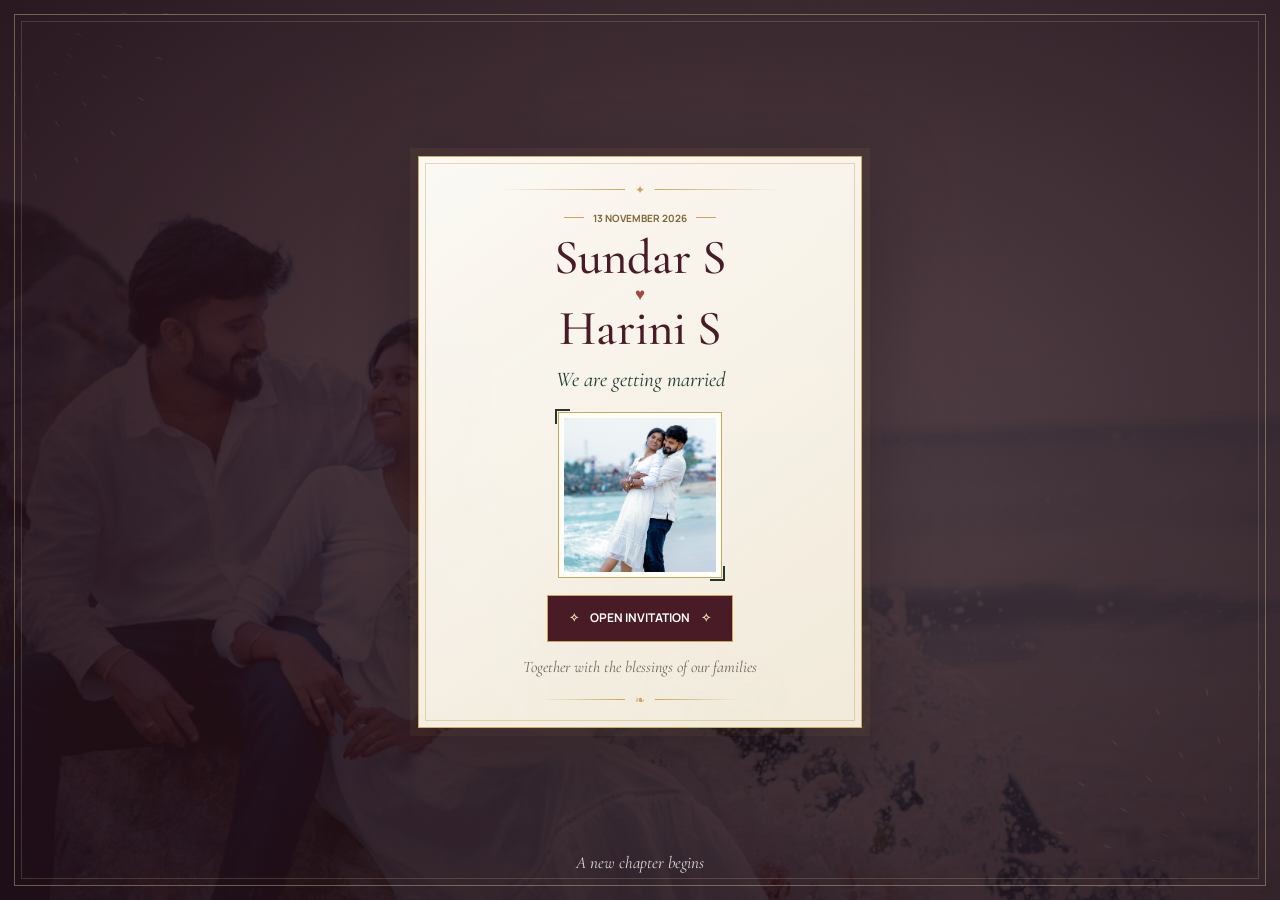
<file: index.html>
<!doctype html>
<html lang="en">
<head>
  <meta charset="utf-8">
  <meta name="viewport" content="width=device-width, initial-scale=1">
  <meta name="theme-color" content="#481b26">
  <meta name="description" content="A joyful wedding invitation. Join us as we begin our next chapter together.">
  <meta property="og:type" content="website">
  <meta property="og:title" content="Wedding Invitation">
  <meta property="og:description" content="Join us as we begin our next chapter together.">
  <meta property="og:image" content="assets/images/couple.jpg">
  <meta property="og:url" content="">
  <title>Wedding Invitation</title>
  <link rel="icon" href="data:image/svg+xml,%3Csvg xmlns='http://www.w3.org/2000/svg' viewBox='0 0 64 64'%3E%3Crect width='64' height='64' rx='32' fill='%23481b26'/%3E%3Ctext x='32' y='43' text-anchor='middle' font-size='36' fill='%23dfc27a'%3E%E2%99%A5%3C/text%3E%3C/svg%3E">
  <link rel="preconnect" href="https://fonts.googleapis.com">
  <link rel="preconnect" href="https://fonts.gstatic.com" crossorigin>
  <link href="https://fonts.googleapis.com/css2?family=Cormorant+Garamond:wght@400;500;600&family=Manrope:wght@400;500;600;700&display=swap" rel="stylesheet">
  <link rel="stylesheet" href="css/style.css">
  <script src="js/config.js" defer></script>
  <script src="js/script.js" defer></script>
</head>
<body class="opening-page">
  <main class="opening-scene">
    <div class="scene-image" aria-hidden="true"></div>
    <div class="scene-vignette" aria-hidden="true"></div>
    <div class="falling-stars" aria-hidden="true"><i></i><i></i><i></i><i></i><i></i><i></i><i></i><i></i><i></i><i></i><i></i><i></i></div>
    <div class="mandala mandala-one" aria-hidden="true"></div>
    <div class="mandala mandala-two" aria-hidden="true"></div>

    <article class="opening-card">
      <div class="card-rule"><span></span><b aria-hidden="true">✦</b><span></span></div>
      <p class="opening-date" data-copy="openingDate"></p>
      <div class="name-lockup">
        <h1 data-config="groomName"></h1>
        <span class="heart-divider" aria-label="and">♥</span>
        <p class="second-name" data-config="brideName"></p>
      </div>
      <p class="opening-subtitle" data-copy="gettingMarried"></p>
      <figure class="opening-photo-wrap">
        <img class="opening-photo" data-image="coupleImage" alt="" fetchpriority="high">
        <span class="photo-corner photo-corner-top" aria-hidden="true"></span>
        <span class="photo-corner photo-corner-bottom" aria-hidden="true"></span>
      </figure>
      <a class="open-button" data-href="invitationPage" href="invitation.html">
        <span aria-hidden="true">✧</span>
        <span data-copy="openInvitation"></span>
        <span aria-hidden="true">✧</span>
      </a>
      <p class="opening-footer" data-copy="familyBlessing"></p>
      <div class="card-rule card-rule-bottom"><span></span><b aria-hidden="true">❧</b><span></span></div>
    </article>
    <p class="scene-caption" data-copy="sceneCaption"></p>
  </main>
</body>
</html>
</file>
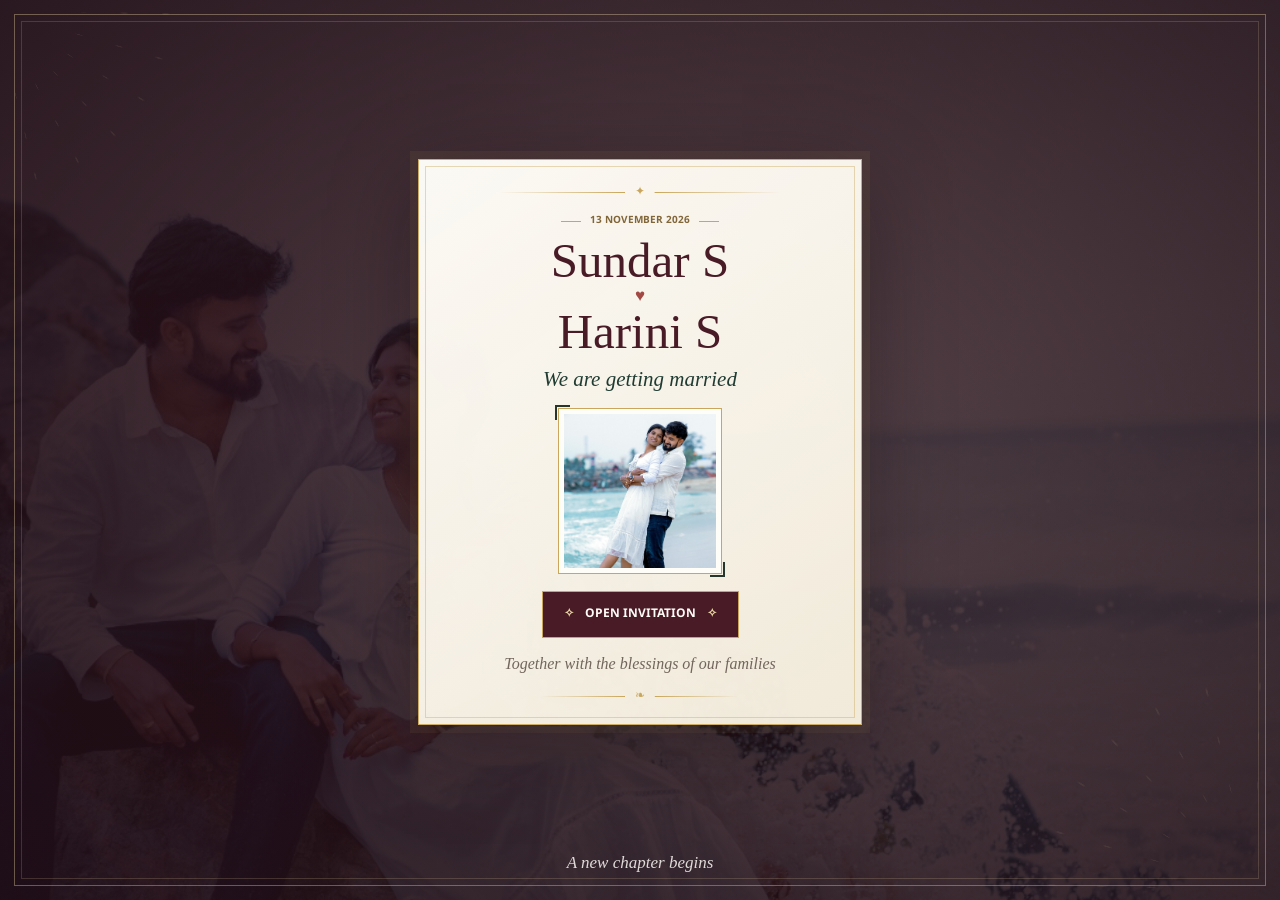
<file: tamil/index.html>
<!doctype html>
<html lang="en">
<head>
  <meta charset="utf-8">
  <meta name="viewport" content="width=device-width, initial-scale=1">
  <meta name="theme-color" content="#481b26">
  <meta name="description" content="எங்கள் திருமண விழாவில் கலந்து கொண்டு எங்களை வாழ்த்துங்கள்.">
  <meta property="og:type" content="website">
  <meta property="og:title" content="திருமண அழைப்பிதழ்">
  <meta property="og:description" content="எங்கள் திருமண விழாவில் கலந்து கொண்டு எங்களை வாழ்த்துங்கள்.">
  <meta property="og:image" content="assets/images/couple.jpg">
  <meta property="og:url" content="">
  <title>திருமண அழைப்பிதழ்</title>
  <link rel="icon" href="data:image/svg+xml,%3Csvg xmlns='http://www.w3.org/2000/svg' viewBox='0 0 64 64'%3E%3Crect width='64' height='64' rx='32' fill='%23481b26'/%3E%3Ctext x='32' y='43' text-anchor='middle' font-size='36' fill='%23dfc27a'%3E%E2%99%A5%3C/text%3E%3C/svg%3E">
  <link rel="preconnect" href="https://fonts.googleapis.com">
  <link rel="preconnect" href="https://fonts.gstatic.com" crossorigin>
  <link href="https://fonts.googleapis.com/css2?family=Noto+Sans+Tamil:wght@400;500;600;700&family=Noto+Serif+Tamil:wght@400;500;600&display=swap" rel="stylesheet">
  <link rel="stylesheet" href="css/style.css">
  <script src="js/config.js" defer></script>
  <script src="js/script.js" defer></script>
</head>
<body class="opening-page tamil-site">
  <main class="opening-scene">
    <div class="scene-image" aria-hidden="true"></div>
    <div class="scene-vignette" aria-hidden="true"></div>
    <div class="falling-stars" aria-hidden="true"><i></i><i></i><i></i><i></i><i></i><i></i><i></i><i></i><i></i><i></i><i></i><i></i></div>
    <div class="mandala mandala-one" aria-hidden="true"></div>
    <div class="mandala mandala-two" aria-hidden="true"></div>

    <article class="opening-card">
      <div class="card-rule"><span></span><b aria-hidden="true">✦</b><span></span></div>
      <p class="opening-date" data-copy="openingDate"></p>
      <div class="name-lockup">
        <h1 data-config="groomNameEnglish"></h1>
        <span class="heart-divider" aria-label="and">♥</span>
        <p class="second-name" data-config="brideNameEnglish"></p>
      </div>
      <p class="opening-subtitle" data-copy="gettingMarried"></p>
      <figure class="opening-photo-wrap">
        <img class="opening-photo" data-image="coupleImage" alt="" fetchpriority="high">
        <span class="photo-corner photo-corner-top" aria-hidden="true"></span>
        <span class="photo-corner photo-corner-bottom" aria-hidden="true"></span>
      </figure>
      <a class="open-button" data-href="invitationPage" href="invitation.html">
        <span aria-hidden="true">✧</span>
        <span data-copy="openInvitation"></span>
        <span aria-hidden="true">✧</span>
      </a>
      <p class="opening-footer" data-copy="familyBlessing"></p>
      <div class="card-rule card-rule-bottom"><span></span><b aria-hidden="true">❧</b><span></span></div>
    </article>
    <p class="scene-caption" data-copy="sceneCaption"></p>
  </main>
</body>
</html>
</file>
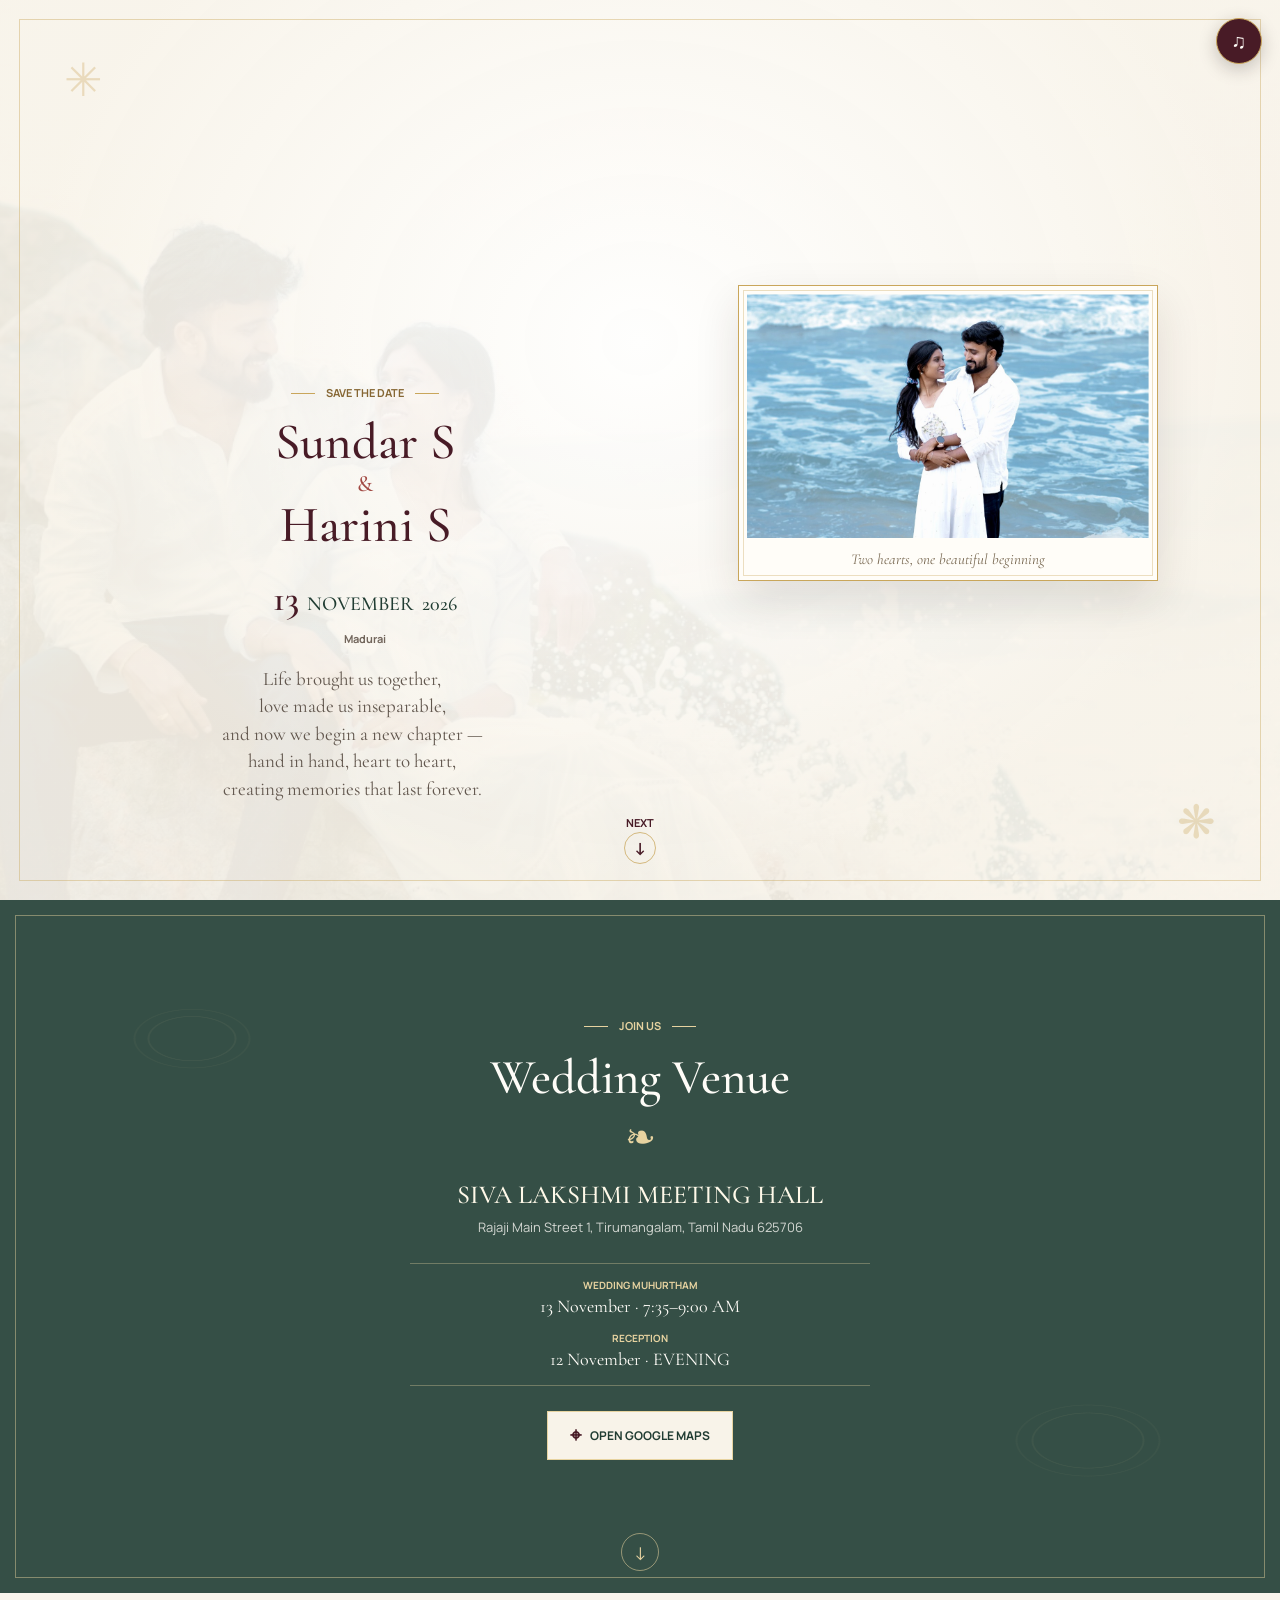
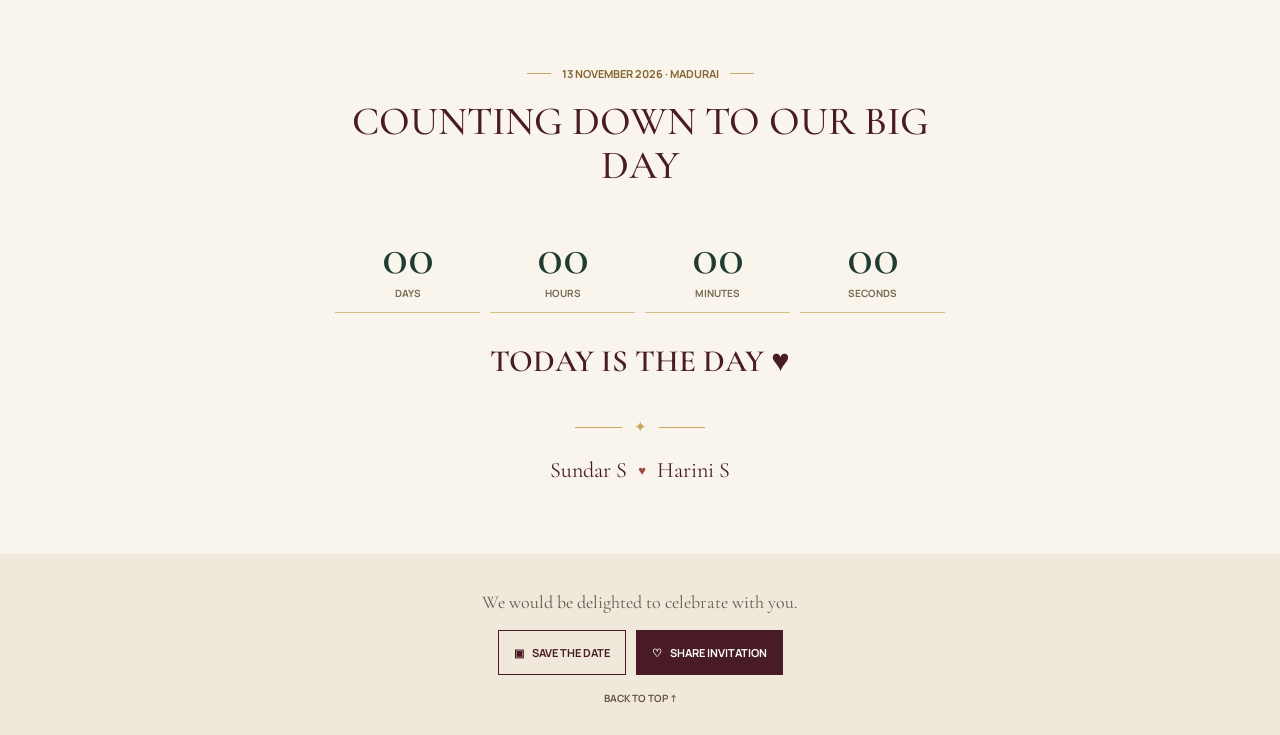
<file: invitation.html>
<!doctype html>
<html lang="en">
<head>
  <meta charset="utf-8">
  <meta name="viewport" content="width=device-width, initial-scale=1">
  <meta name="theme-color" content="#f8f3e9">
  <meta name="description" content="A joyful wedding invitation. Join us as we begin our next chapter together.">
  <meta property="og:type" content="website">
  <meta property="og:title" content="Wedding Invitation">
  <meta property="og:description" content="Join us as we begin our next chapter together.">
  <meta property="og:image" content="assets/images/couple.jpg">
  <meta property="og:url" content="">
  <title>Wedding Invitation</title>
  <link rel="icon" href="data:image/svg+xml,%3Csvg xmlns='http://www.w3.org/2000/svg' viewBox='0 0 64 64'%3E%3Crect width='64' height='64' rx='32' fill='%23481b26'/%3E%3Ctext x='32' y='43' text-anchor='middle' font-size='36' fill='%23dfc27a'%3E%E2%99%A5%3C/text%3E%3C/svg%3E">
  <link rel="preconnect" href="https://fonts.googleapis.com">
  <link rel="preconnect" href="https://fonts.gstatic.com" crossorigin>
  <link href="https://fonts.googleapis.com/css2?family=Cormorant+Garamond:wght@400;500;600&family=Manrope:wght@400;500;600;700&display=swap" rel="stylesheet">
  <link rel="stylesheet" href="css/style.css">
  <script src="js/config.js" defer></script>
  <script src="js/countdown.js" defer></script>
  <script src="js/script.js" defer></script>
</head>
<body class="invitation-page">
  <div class="fixed-backdrop" aria-hidden="true"></div>
  <div class="heart-rain" aria-hidden="true"></div>
  <audio id="weddingMusic" loop preload="none"></audio>
  <button class="music-toggle" id="musicToggle" type="button" aria-label="Play music" title="Play music" hidden>
    <span aria-hidden="true">♫</span>
  </button>
  <main>
    <section class="date-hero" id="top" aria-labelledby="saveDateHeading">
      <div class="hero-ornament hero-ornament-left" aria-hidden="true">✳</div>
      <div class="hero-ornament hero-ornament-right" aria-hidden="true">❋</div>
      <div class="date-content reveal">
        <p class="eyebrow"><span></span><span data-copy="saveTheDate"></span><span></span></p>
        <h1 id="saveDateHeading" class="couple-names"><span data-config="groomName"></span><i aria-hidden="true">&</i><span data-config="brideName"></span></h1>
        <p class="date-line"><span class="date-day" data-date="day"></span><span class="date-month" data-date="month"></span><span class="date-year" data-date="year"></span></p>
        <p class="city-line" data-config="city"></p>
      </div>
      <figure class="invitation-photo-frame reveal">
        <img class="invitation-photo" data-image="couple2Image" alt="" fetchpriority="high">
        <figcaption data-copy="photoCaption"></figcaption>
      </figure>
      <p class="love-note reveal" data-copy="loveQuote"></p>
      <a class="next-cue" href="#venue">
        <span class="next-cue-label" data-copy="next"></span>
        <span class="next-cue-arrow" aria-hidden="true">↓</span>
      </a>
    </section>

    <section class="venue-section" id="venue" aria-labelledby="venueHeading">
      <div class="venue-pattern" aria-hidden="true"></div>
      <div class="venue-inner reveal">
        <p class="eyebrow eyebrow-light"><span></span><span data-copy="joinUs"></span><span></span></p>
        <h2 id="venueHeading" data-copy="venueHeading"></h2>
        <div class="venue-flourish" aria-hidden="true">❧</div>
        <p class="venue-name" data-config="venueName"></p>
        <p class="venue-address" data-config="venueAddress"></p>
        <div class="event-schedule">
          <div class="event-row">
            <p class="event-label" data-copy="weddingLabel"></p>
            <p class="event-date"><span data-event-date="weddingDate"></span><span aria-hidden="true"> · </span><span data-copy="weddingTime"></span></p>
          </div>
          <div class="event-row">
            <p class="event-label" data-copy="receptionLabel"></p>
            <p class="event-date"><span data-event-date="receptionDate"></span><span aria-hidden="true"> · </span><span data-copy="receptionTime"></span></p>
          </div>
        </div>
        <a class="map-button" data-href="mapsUrl" href="#venue" target="_blank" rel="noopener noreferrer">
          <span aria-hidden="true">⌖</span><span data-copy="openMaps"></span>
        </a>
      </div>
      <a class="section-down" href="#countdown" aria-label="Continue to countdown"><span aria-hidden="true">↓</span></a>
    </section>

    <section class="countdown-section" id="countdown" aria-labelledby="countdownHeading">
      <div class="countdown-inner reveal">
        <p class="eyebrow"><span></span><span data-copy="countdownEyebrow"></span><span></span></p>
        <h2 id="countdownHeading" data-copy="countdownTitle"></h2>
        <div class="countdown-grid" role="timer" aria-live="off" aria-atomic="true">
          <div class="count-unit"><span class="count-value" id="countDays">--</span><span class="count-label" data-copy="days"></span></div>
          <div class="count-unit"><span class="count-value" id="countHours">--</span><span class="count-label" data-copy="hours"></span></div>
          <div class="count-unit"><span class="count-value" id="countMinutes">--</span><span class="count-label" data-copy="minutes"></span></div>
          <div class="count-unit"><span class="count-value" id="countSeconds">--</span><span class="count-label" data-copy="seconds"></span></div>
        </div>
        <p class="today-message" id="todayMessage" data-copy="todayMessage" hidden></p>
        <div class="countdown-rule" aria-hidden="true"><span>✦</span></div>
        <p class="countdown-signoff"><span data-config="groomName"></span><i aria-hidden="true">♥</i><span data-config="brideName"></span></p>
      </div>
    </section>
  </main>

  <footer class="invitation-footer">
    <p data-copy="footerNote"></p>
    <div class="footer-actions">
      <button class="outline-button" id="saveDateButton" type="button"><span aria-hidden="true">▣</span><span data-copy="calendarButton"></span></button>
      <a class="share-button" id="shareButton" href="https://wa.me/" target="_blank" rel="noopener noreferrer"><span aria-hidden="true">♡</span><span data-copy="shareButton"></span></a>
    </div>
    <a class="back-to-top" href="#top" data-copy="backToTop"></a>
  </footer>
</body>
</html>
</file>
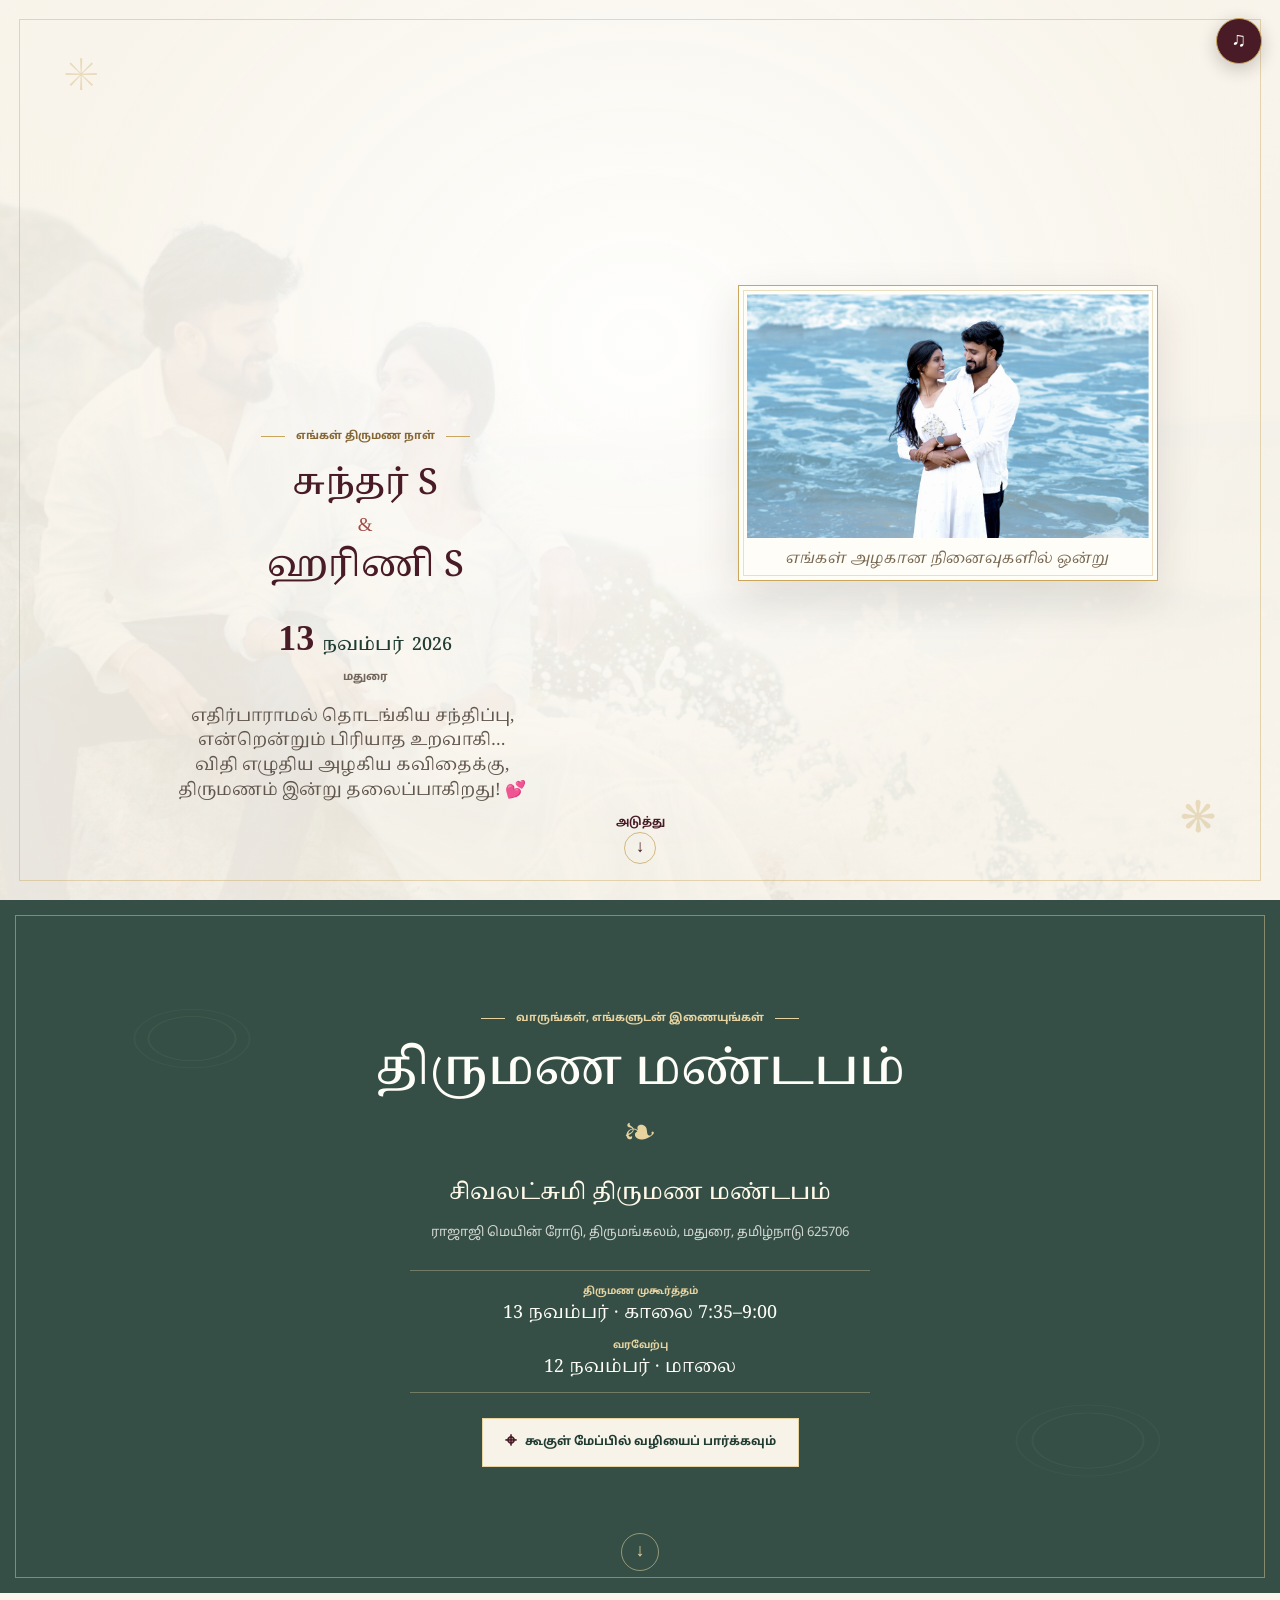
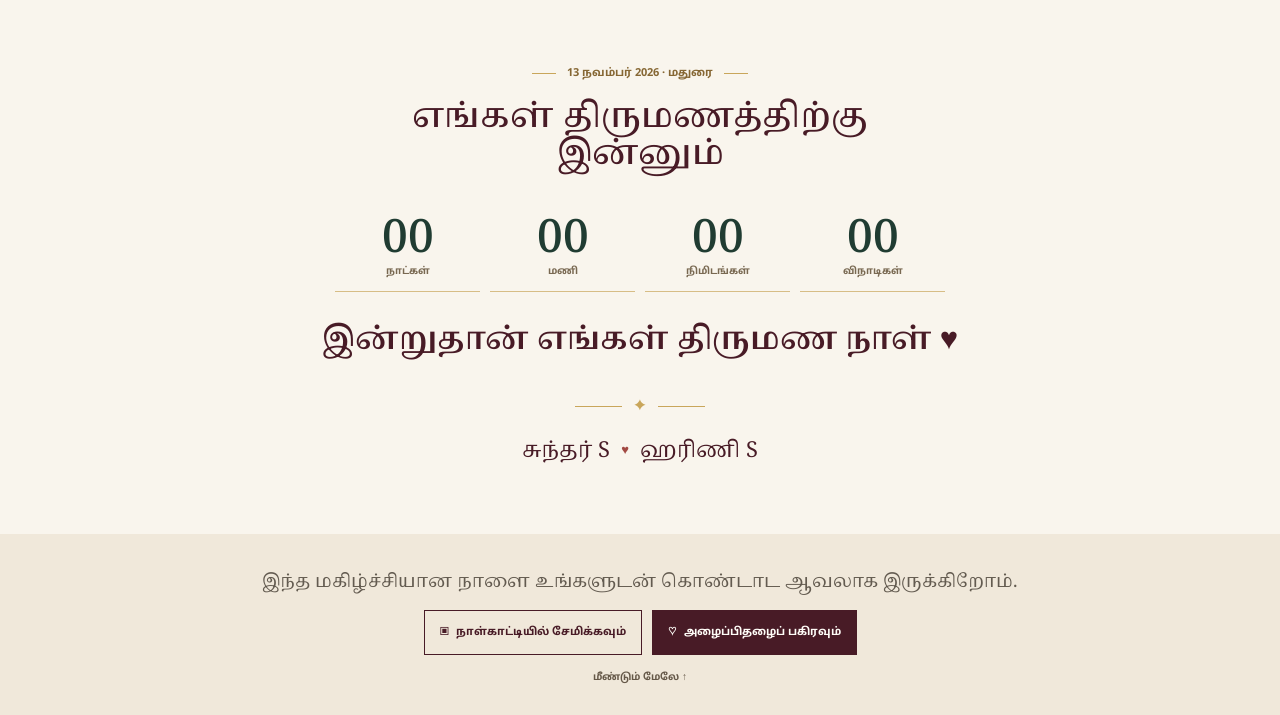
<file: tamil/invitation.html>
<!doctype html>
<html lang="ta">
<head>
  <meta charset="utf-8">
  <meta name="viewport" content="width=device-width, initial-scale=1">
  <meta name="theme-color" content="#f8f3e9">
  <meta name="description" content="எங்கள் திருமண விழாவில் கலந்து கொண்டு எங்களை வாழ்த்துங்கள்.">
  <meta property="og:type" content="website">
  <meta property="og:title" content="திருமண அழைப்பிதழ்">
  <meta property="og:description" content="எங்கள் திருமண விழாவில் கலந்து கொண்டு எங்களை வாழ்த்துங்கள்.">
  <meta property="og:image" content="assets/images/couple.jpg">
  <meta property="og:url" content="">
  <title>திருமண அழைப்பிதழ்</title>
  <link rel="icon" href="data:image/svg+xml,%3Csvg xmlns='http://www.w3.org/2000/svg' viewBox='0 0 64 64'%3E%3Crect width='64' height='64' rx='32' fill='%23481b26'/%3E%3Ctext x='32' y='43' text-anchor='middle' font-size='36' fill='%23dfc27a'%3E%E2%99%A5%3C/text%3E%3C/svg%3E">
  <link rel="preconnect" href="https://fonts.googleapis.com">
  <link rel="preconnect" href="https://fonts.gstatic.com" crossorigin>
  <link href="https://fonts.googleapis.com/css2?family=Noto+Sans+Tamil:wght@400;500;600;700&family=Noto+Serif+Tamil:wght@400;500;600&display=swap" rel="stylesheet">
  <link rel="stylesheet" href="css/style.css">
  <script src="js/config.js" defer></script>
  <script src="js/countdown.js" defer></script>
  <script src="js/script.js" defer></script>
</head>
<body class="invitation-page tamil-site">
  <div class="fixed-backdrop" aria-hidden="true"></div>
  <div class="heart-rain" aria-hidden="true"></div>
  <audio id="weddingMusic" loop preload="none"></audio>
  <button class="music-toggle" id="musicToggle" type="button" aria-label="இசையை இயக்கவும்" title="இசையை இயக்கவும்" hidden>
    <span aria-hidden="true">♫</span>
  </button>
  <main>
    <section class="date-hero" id="top" aria-labelledby="saveDateHeading">
      <div class="hero-ornament hero-ornament-left" aria-hidden="true">✳</div>
      <div class="hero-ornament hero-ornament-right" aria-hidden="true">❋</div>
      <div class="date-content reveal">
        <p class="eyebrow"><span></span><span data-copy="saveTheDate"></span><span></span></p>
        <h1 id="saveDateHeading" class="couple-names"><span data-config="groomName"></span><i aria-hidden="true">&</i><span data-config="brideName"></span></h1>
        <p class="date-line"><span class="date-day" data-date="day"></span><span class="date-month" data-date="month"></span><span class="date-year" data-date="year"></span></p>
        <p class="city-line" data-config="city"></p>
      </div>
      <figure class="invitation-photo-frame reveal">
        <img class="invitation-photo" data-image="couple2Image" alt="" fetchpriority="high">
        <figcaption data-copy="photoCaption"></figcaption>
      </figure>
      <p class="love-note reveal" data-copy="loveQuote"></p>
      <a class="next-cue" href="#venue">
        <span class="next-cue-label" data-copy="next"></span>
        <span class="next-cue-arrow" aria-hidden="true">↓</span>
      </a>
    </section>

    <section class="venue-section" id="venue" aria-labelledby="venueHeading">
      <div class="venue-pattern" aria-hidden="true"></div>
      <div class="venue-inner reveal">
        <p class="eyebrow eyebrow-light"><span></span><span data-copy="joinUs"></span><span></span></p>
        <h2 id="venueHeading" data-copy="venueHeading"></h2>
        <div class="venue-flourish" aria-hidden="true">❧</div>
        <p class="venue-name" data-config="venueName"></p>
        <p class="venue-address" data-config="venueAddress"></p>
        <div class="event-schedule">
          <div class="event-row">
            <p class="event-label" data-copy="weddingLabel"></p>
            <p class="event-date"><span data-event-date="weddingDate"></span><span aria-hidden="true"> · </span><span data-copy="weddingTime"></span></p>
          </div>
          <div class="event-row">
            <p class="event-label" data-copy="receptionLabel"></p>
            <p class="event-date"><span data-event-date="receptionDate"></span><span aria-hidden="true"> · </span><span data-copy="receptionTime"></span></p>
          </div>
        </div>
        <a class="map-button" data-href="mapsUrl" href="#venue" target="_blank" rel="noopener noreferrer">
          <span aria-hidden="true">⌖</span><span data-copy="openMaps"></span>
        </a>
      </div>
      <a class="section-down" href="#countdown" aria-label="தொடர்ந்து செல்லுங்கள்"><span aria-hidden="true">↓</span></a>
    </section>

    <section class="countdown-section" id="countdown" aria-labelledby="countdownHeading">
      <div class="countdown-inner reveal">
        <p class="eyebrow"><span></span><span data-copy="countdownEyebrow"></span><span></span></p>
        <h2 id="countdownHeading" data-copy="countdownTitle"></h2>
        <div class="countdown-grid" role="timer" aria-live="off" aria-atomic="true">
          <div class="count-unit"><span class="count-value" id="countDays">--</span><span class="count-label" data-copy="days"></span></div>
          <div class="count-unit"><span class="count-value" id="countHours">--</span><span class="count-label" data-copy="hours"></span></div>
          <div class="count-unit"><span class="count-value" id="countMinutes">--</span><span class="count-label" data-copy="minutes"></span></div>
          <div class="count-unit"><span class="count-value" id="countSeconds">--</span><span class="count-label" data-copy="seconds"></span></div>
        </div>
        <p class="today-message" id="todayMessage" data-copy="todayMessage" hidden></p>
        <div class="countdown-rule" aria-hidden="true"><span>✦</span></div>
        <p class="countdown-signoff"><span data-config="groomName"></span><i aria-hidden="true">♥</i><span data-config="brideName"></span></p>
      </div>
    </section>
  </main>

  <footer class="invitation-footer">
    <p data-copy="footerNote"></p>
    <div class="footer-actions">
      <button class="outline-button" id="saveDateButton" type="button"><span aria-hidden="true">▣</span><span data-copy="calendarButton"></span></button>
      <a class="share-button" id="shareButton" href="https://wa.me/" target="_blank" rel="noopener noreferrer"><span aria-hidden="true">♡</span><span data-copy="shareButton"></span></a>
    </div>
    <a class="back-to-top" href="#top" data-copy="backToTop"></a>
  </footer>
</body>
</html>
</file>
<file: css/style.css>
:root {
  color-scheme: light;
  --cream: #f8f3e9;
  --paper: #fffdf8;
  --maroon: #481b26;
  --maroon-dark: #30131d;
  --gold: #c9a65b;
  --gold-light: #e7d3a0;
  --ink: #26362d;
  --muted: #72665c;
  --green: #203c32;
  --serif: 'Cormorant Garamond', Georgia, serif;
  --sans: 'Manrope', Arial, sans-serif;
}

* { box-sizing: border-box; }
html { scroll-behavior: smooth; scroll-padding-top: 12px; }
body { margin: 0; color: var(--ink); font-family: var(--sans); font-size: 15px; line-height: 1.6; }
button, a { font: inherit; }
a { color: inherit; }
button { color: inherit; }
[hidden] { display: none !important; }

/* Opening */
.opening-page { min-height: 100vh; background: var(--maroon-dark); }
.opening-scene { position: relative; isolation: isolate; display: grid; min-height: 100svh; place-items: center; overflow: hidden; padding: 28px 18px 44px; background: #331720; }
.scene-image, .scene-vignette, .falling-stars, .mandala { position: absolute; inset: 0; pointer-events: none; }
.scene-image { z-index: -3; background: linear-gradient(115deg, rgba(38, 13, 24, .74), rgba(45, 24, 22, .51)), var(--configured-scene-image, url('../assets/images/background.jpg')) center 44% / cover no-repeat; opacity: .65; transform: scale(1.03); animation: scene-drift 26s ease-in-out infinite alternate; }
.scene-vignette { z-index: -2; background: radial-gradient(ellipse at center, rgba(41, 19, 24, .13), rgba(28, 12, 20, .72)); }
.opening-scene::before { position: absolute; z-index: -1; inset: 14px; border: 1px solid rgba(231, 211, 160, .38); content: ''; pointer-events: none; }
.opening-scene::after { position: absolute; z-index: -1; inset: 21px; border: 1px solid rgba(231, 211, 160, .18); content: ''; pointer-events: none; }
.mandala { z-index: -1; inset: auto; width: 420px; height: 420px; border: 1px solid rgba(231, 211, 160, .11); border-radius: 50%; background: repeating-conic-gradient(from 8deg, transparent 0deg 8deg, rgba(231, 211, 160, .08) 8.2deg 8.5deg, transparent 8.7deg 15deg); mask-image: radial-gradient(circle, transparent 0 28%, #000 29% 30%, transparent 31% 42%, #000 43% 44%, transparent 45% 56%, #000 57% 58%, transparent 59%); }
.mandala-one { top: -200px; left: -215px; }
.mandala-two { right: -225px; bottom: -240px; width: 500px; height: 500px; }
.falling-stars { z-index: -1; overflow: hidden; }
.falling-stars i { position: absolute; top: -14px; width: 4px; height: 4px; border-radius: 50%; background: var(--gold-light); box-shadow: 0 0 10px 2px rgba(231, 211, 160, .44); opacity: .72; animation: star-fall 8s linear infinite; }
.falling-stars i:nth-child(1) { left: 9%; animation-delay: -1s; }
.falling-stars i:nth-child(2) { left: 17%; animation-delay: -5s; animation-duration: 11s; }
.falling-stars i:nth-child(3) { left: 25%; animation-delay: -3s; animation-duration: 9s; }
.falling-stars i:nth-child(4) { left: 33%; animation-delay: -7s; animation-duration: 12s; }
.falling-stars i:nth-child(5) { left: 42%; animation-delay: -2s; animation-duration: 10s; }
.falling-stars i:nth-child(6) { left: 51%; animation-delay: -6s; animation-duration: 13s; }
.falling-stars i:nth-child(7) { left: 61%; animation-delay: -4s; animation-duration: 9s; }
.falling-stars i:nth-child(8) { left: 70%; animation-delay: -8s; animation-duration: 12s; }
.falling-stars i:nth-child(9) { left: 78%; animation-delay: -3s; animation-duration: 10s; }
.falling-stars i:nth-child(10) { left: 86%; animation-delay: -6s; animation-duration: 14s; }
.falling-stars i:nth-child(11) { left: 94%; animation-delay: -2s; animation-duration: 11s; }
.falling-stars i:nth-child(12) { left: 5%; animation-delay: -9s; animation-duration: 15s; }
.opening-card { position: relative; width: min(100%, 444px); padding: 23px 31px 18px; border: 1px solid rgba(201, 166, 91, .92); background: linear-gradient(145deg, rgba(255, 253, 248, .98), rgba(248, 241, 224, .96)); box-shadow: 0 22px 80px rgba(15, 8, 12, .38), 0 0 0 8px rgba(201, 166, 91, .08); text-align: center; animation: card-arrive .9s cubic-bezier(.2, .75, .22, 1) both; transition: opacity .55s ease, transform .65s cubic-bezier(.2, .75, .22, 1); }
.opening-card::before { position: absolute; inset: 6px; border: 1px solid rgba(201, 166, 91, .42); content: ''; pointer-events: none; }
.card-rule { position: relative; display: flex; align-items: center; justify-content: center; gap: 10px; width: 74%; margin: 0 auto 11px; color: var(--gold); }
.card-rule span { height: 1px; flex: 1; background: linear-gradient(90deg, transparent, var(--gold)); }
.card-rule span:last-child { transform: rotate(180deg); }
.card-rule b { font-size: 12px; font-weight: 400; }
.opening-date { display: flex; align-items: center; justify-content: center; gap: 9px; margin: 0 0 8px; color: #806638; font-size: 10px; font-weight: 700; }
.opening-date::before, .opening-date::after { width: 20px; height: 1px; background: var(--gold); content: ''; }
.deity-line { margin: 0 0 5px; color: #795e35; font-size: 11px; font-weight: 700; }
.opening-blessing { max-width: 290px; margin: 0 auto 13px; color: var(--muted); font-size: 12px; }
.name-lockup { display: grid; justify-items: center; gap: 0; color: var(--maroon); }
.name-lockup h1, .second-name { margin: 0; font-family: var(--serif); font-size: 49px; font-weight: 500; line-height: .98; }
.heart-divider { margin: 3px 0; color: #a24943; font-size: 17px; line-height: 1; }
.opening-subtitle { margin: 10px 0 15px; color: var(--green); font-family: var(--serif); font-size: 21px; font-style: italic; }
.opening-photo-wrap { position: relative; width: 164px; height: 166px; margin: 0 auto 17px; padding: 5px; border: 1px solid var(--gold); background: var(--paper); }
.opening-photo { display: block; width: 100%; height: 100%; object-fit: cover; object-position: 50% 0%; }
.photo-corner { position: absolute; width: 15px; height: 15px; border-color: var(--maroon); }
.photo-corner-top { top: -4px; left: -4px; border-top: 2px solid; border-left: 2px solid; }
.photo-corner-bottom { right: -4px; bottom: -4px; border-right: 2px solid; border-bottom: 2px solid; }
.open-button { display: inline-flex; min-height: 47px; align-items: center; justify-content: center; gap: 11px; padding: 10px 21px; border: 1px solid var(--gold); background: var(--maroon); color: var(--paper); text-decoration: none; font-size: 12px; font-weight: 700; transition: transform .2s ease, background .2s ease, box-shadow .2s ease; }
.open-button span:first-child, .open-button span:last-child { color: var(--gold-light); }
.open-button:hover { transform: translateY(-2px); background: #5c2430; box-shadow: 0 8px 20px rgba(72, 27, 38, .2); }
.open-button:active { transform: scale(.97); }
.opening-footer { margin: 13px 0 10px; color: var(--muted); font-family: var(--serif); font-size: 16px; font-style: italic; }
.card-rule-bottom { width: 52%; margin-bottom: 0; }
.scene-caption { position: absolute; right: 22px; bottom: 24px; left: 22px; margin: 0; color: rgba(255, 253, 248, .84); text-align: center; font-family: var(--serif); font-size: 17px; font-style: italic; }
.is-opening .opening-card { transform: scale(.95) translateY(12px); opacity: 0; }

/* Invitation opening section */
.invitation-page { position: relative; background: transparent; }
.fixed-backdrop { position: fixed; z-index: 0; inset: 0; pointer-events: none; background-image: linear-gradient(rgba(248, 243, 233, .62), rgba(248, 243, 233, .68)), var(--configured-scene-image, url('../assets/images/background.jpg')); background-position: center; background-size: cover; }
.heart-rain { position: fixed; z-index: 2; inset: 0; overflow: hidden; pointer-events: none; }
.heart-rain span { position: absolute; top: -8vh; color: rgba(160, 55, 72, .34); text-shadow: 0 1px 5px rgba(120, 36, 54, .12); animation: heart-fall var(--fall-duration) linear var(--fall-delay) infinite; }
.invitation-page main, .invitation-footer { position: relative; }
.date-hero { position: relative; display: grid; grid-template-columns: minmax(0, 1fr) minmax(300px, .92fr); grid-template-rows: 1fr auto auto; align-items: center; gap: 8px 7vw; min-height: 100svh; padding: 64px max(8vw, 28px) 36px; overflow: hidden; background: radial-gradient(ellipse at 50% 38%, rgba(255, 255, 255, .85), rgba(248, 243, 233, .82) 68%); }
.date-hero::before { position: absolute; inset: 19px; border: 1px solid rgba(201, 166, 91, .42); content: ''; pointer-events: none; }
.date-content { position: relative; z-index: 3; grid-column: 1; grid-row: 1; align-self: end; text-align: center; }
.eyebrow { display: flex; align-items: center; justify-content: center; gap: 11px; margin: 0 0 16px; color: #866734; font-size: 11px; font-weight: 700; }
.eyebrow > span:first-child, .eyebrow > span:last-child { width: 24px; height: 1px; background: var(--gold); }
.invitation-deity { margin: 0 0 11px; color: var(--green); font-size: 12px; font-weight: 600; }
.couple-names { display: grid; justify-items: center; margin: 0; color: var(--maroon); font-family: var(--serif); font-size: 51px; font-weight: 500; line-height: .98; }
.couple-names i { margin: 5px 0; color: #a24943; font-family: var(--serif); font-size: 23px; font-style: normal; }
.date-line { display: flex; align-items: baseline; justify-content: center; gap: 8px; margin: 20px 0 2px; color: var(--green); font-family: var(--serif); font-size: 20px; font-weight: 500; }
.date-day { color: var(--maroon); font-family: var(--serif); font-size: 36px; font-weight: 600; }
.date-month { text-transform: uppercase; }
.city-line { margin: 1px 0 0; color: var(--muted); font-size: 11px; font-weight: 700; }
.invitation-photo-frame { position: relative; z-index: 3; grid-column: 2; grid-row: 1 / span 2; justify-self: center; width: min(100%, 420px); margin: 0; padding: 8px; border: 1px solid var(--gold); background: var(--paper); box-shadow: 0 18px 42px rgba(47, 35, 27, .12); }
.invitation-photo-frame::before { position: absolute; z-index: 1; inset: 4px; border: 1px solid rgba(201, 166, 91, .36); content: ''; pointer-events: none; }
.invitation-photo { display: block; width: 100%; aspect-ratio: 1.65; object-fit: cover; object-position: 50% 50%; }
.has-reveal .invitation-photo { clip-path: inset(10% 4%); transition: clip-path .9s cubic-bezier(.2, .7, .2, 1); }
.has-reveal .reveal.is-visible .invitation-photo { clip-path: inset(0); }
.invitation-photo-frame figcaption { padding: 9px 4px 1px; color: #796952; text-align: center; font-family: var(--serif); font-size: 15px; font-style: italic; }
.love-note { position: relative; z-index: 3; grid-column: 1; grid-row: 2; justify-self: center; max-width: 470px; margin: 9px auto 0; color: #62574e; text-align: center; font-family: var(--serif); font-size: 19px; line-height: 1.45; white-space: pre-line; }
.next-cue { position: relative; z-index: 3; grid-column: 1 / -1; grid-row: 3; justify-self: center; display: flex; flex-direction: column; align-items: center; gap: 0; min-width: 90px; padding: 4px 15px 0; color: var(--maroon); text-decoration: none; font-size: 11px; font-weight: 700; }
.next-cue-arrow { display: grid; width: 32px; height: 32px; place-items: center; border: 1px solid rgba(201, 166, 91, .75); border-radius: 50%; color: var(--maroon); font-size: 17px; animation: arrow-bob 1.8s ease-in-out infinite; }
.hero-ornament { position: absolute; color: rgba(201, 166, 91, .32); font-size: 46px; }
.hero-ornament-left { top: 42px; left: 5%; }
.hero-ornament-right { right: 5%; bottom: 42px; }

/* Venue */
.venue-section { position: relative; display: grid; min-height: 77svh; place-items: center; overflow: hidden; padding: 70px 25px 86px; background: rgba(32, 60, 50, .9); color: var(--paper); text-align: center; }
.venue-pattern { position: absolute; inset: 0; opacity: .22; background: radial-gradient(ellipse at 15% 20%, transparent 0 42px, rgba(231, 211, 160, .25) 43px 44px, transparent 45px 56px, rgba(231, 211, 160, .18) 57px 58px, transparent 59px), radial-gradient(ellipse at 85% 78%, transparent 0 54px, rgba(231, 211, 160, .23) 55px 56px, transparent 57px 70px, rgba(231, 211, 160, .17) 71px 72px, transparent 73px); }
.venue-section::before { position: absolute; inset: 15px; border: 1px solid rgba(231, 211, 160, .46); content: ''; pointer-events: none; }
.venue-inner { position: relative; z-index: 3; width: min(100%, 620px); }
.eyebrow-light { color: var(--gold-light); }
.eyebrow-light > span:first-child, .eyebrow-light > span:last-child { background: var(--gold-light); }
.venue-inner h2, .countdown-inner h2 { margin: 0; font-family: var(--serif); font-size: 49px; font-weight: 500; line-height: 1.1; }
.venue-flourish { margin: 4px 0 11px; color: var(--gold-light); font-family: var(--serif); font-size: 37px; }
.venue-name { margin: 0 auto 7px; color: #fff9e9; font-family: var(--serif); font-size: 26px; font-weight: 500; line-height: 1.2; }
.venue-address { max-width: 420px; margin: 0 auto 25px; color: rgba(255, 253, 248, .78); font-size: 13px; }
.event-schedule { display: grid; gap: 12px; width: min(100%, 460px); margin: 0 auto 25px; padding: 13px 0; border-top: 1px solid rgba(231, 211, 160, .34); border-bottom: 1px solid rgba(231, 211, 160, .34); }
.event-row { display: grid; gap: 1px; }
.event-label, .event-date { margin: 0; }
.event-label { color: var(--gold-light); font-size: 10px; font-weight: 700; }
.event-date { color: var(--paper); font-family: var(--serif); font-size: 18px; line-height: 1.35; }
.map-button { display: inline-flex; min-height: 49px; align-items: center; justify-content: center; gap: 9px; padding: 11px 22px; border: 1px solid var(--gold-light); background: var(--cream); color: var(--green); text-decoration: none; font-size: 12px; font-weight: 700; transition: background .2s ease, transform .2s ease; }
.map-button:hover { transform: translateY(-2px); background: #fff; }
.map-button:active { transform: scale(.97); }
.map-button > span:first-child { color: var(--maroon); font-size: 20px; line-height: 1; }
.section-down { position: absolute; z-index: 3; bottom: 22px; display: grid; width: 38px; height: 38px; place-items: center; border: 1px solid rgba(231, 211, 160, .55); border-radius: 50%; color: var(--gold-light); text-decoration: none; font-size: 18px; }

/* Countdown and sharing */
.countdown-section { display: grid; min-height: 60svh; place-items: center; padding: 72px 22px 66px; background: rgba(248, 243, 233, .82); text-align: center; }
.countdown-inner { position: relative; z-index: 3; width: min(100%, 730px); }
.countdown-inner h2 { max-width: 600px; margin: 0 auto 35px; color: var(--maroon); font-size: 40px; }
.countdown-grid { display: grid; grid-template-columns: repeat(4, minmax(0, 1fr)); gap: 10px; max-width: 610px; margin: 0 auto; }
.count-unit { display: grid; justify-items: center; gap: 2px; min-width: 0; padding: 8px 2px 11px; border-bottom: 1px solid rgba(201, 166, 91, .7); }
.count-value { color: var(--green); font-family: var(--serif); font-size: 53px; font-variant-numeric: tabular-nums; font-weight: 500; line-height: 1; }
.count-label { color: #796952; font-size: 10px; font-weight: 700; }
.count-tick { animation: count-change .28s ease-out; }
.today-message { margin: 24px 0 0; color: var(--maroon); font-family: var(--serif); font-size: 31px; font-weight: 600; }
.countdown-rule { display: flex; align-items: center; gap: 12px; width: 130px; margin: 29px auto 14px; color: var(--gold); }
.countdown-rule::before, .countdown-rule::after { height: 1px; flex: 1; background: var(--gold); content: ''; }
.countdown-signoff { display: flex; justify-content: center; align-items: center; gap: 11px; margin: 0; color: var(--maroon); font-family: var(--serif); font-size: 22px; }
.countdown-signoff i { color: #a24943; font-family: var(--sans); font-size: 13px; font-style: normal; }
.invitation-footer { display: grid; justify-items: center; gap: 13px; padding: 34px 20px 29px; background: rgba(238, 229, 213, .88); text-align: center; }
.invitation-footer > p { margin: 0; color: #635b50; font-family: var(--serif); font-size: 18px; }
.invitation-footer > * { position: relative; z-index: 3; }
.footer-actions { display: flex; flex-wrap: wrap; justify-content: center; gap: 10px; }
.outline-button, .share-button { display: inline-flex; min-height: 45px; align-items: center; justify-content: center; gap: 8px; padding: 10px 15px; border: 1px solid var(--maroon); background: transparent; color: var(--maroon); text-decoration: none; font-size: 11px; font-weight: 700; cursor: pointer; transition: color .2s ease, background .2s ease, transform .2s ease; }
.share-button { background: var(--maroon); color: var(--paper); }
.outline-button:hover, .share-button:hover { transform: translateY(-2px); background: var(--green); color: var(--paper); }
.outline-button:active, .share-button:active { transform: scale(.97); }
.back-to-top { margin-top: 2px; color: #655848; text-decoration: none; font-size: 10px; font-weight: 700; }
.music-toggle { position: fixed; z-index: 5; top: max(18px, env(safe-area-inset-top)); right: max(18px, env(safe-area-inset-right)); display: grid; width: 46px; height: 46px; place-items: center; border: 1px solid var(--gold); border-radius: 50%; background: var(--maroon); color: var(--paper); box-shadow: 0 5px 18px rgba(32, 20, 22, .23); cursor: pointer; font-size: 20px; }
.music-toggle[hidden] { display: none; }
.music-toggle.is-playing span { animation: music-pulse 1.8s ease-in-out infinite; }
.music-toggle.music-unavailable { opacity: .62; cursor: not-allowed; }

/* Motion and focus */
.reveal { opacity: 1; transform: translateY(0); transition: opacity .7s ease, transform .7s cubic-bezier(.2, .7, .2, 1); }
.has-reveal .reveal { opacity: 0; transform: translateY(20px); }
.has-reveal .reveal.is-visible { opacity: 1; transform: translateY(0); }
.has-reveal .reveal.is-visible [data-letter-reveal] .letter,
.has-reveal [data-letter-reveal].reveal.is-visible .letter { animation: letter-arrive .38s cubic-bezier(.2, .7, .2, 1) both; animation-delay: calc(var(--letter-index) * 10ms); }
.letter-space { white-space: pre-wrap; }
a:focus-visible, button:focus-visible { outline: 3px solid #ca9e42; outline-offset: 4px; }
@keyframes card-arrive { from { opacity: 0; transform: translateY(20px) scale(.98); } to { opacity: 1; transform: translateY(0) scale(1); } }
@keyframes star-fall { 0% { transform: translate3d(0, -5vh, 0); opacity: 0; } 15% { opacity: .8; } 85% { opacity: .7; } 100% { transform: translate3d(28px, 108vh, 0); opacity: 0; } }
@keyframes scene-drift { from { transform: scale(1.03); } to { transform: scale(1.1); } }
@keyframes arrow-bob { 0%, 100% { transform: translateY(0); } 50% { transform: translateY(5px); } }
@keyframes count-change { from { opacity: .45; transform: translateY(-5px); } to { opacity: 1; transform: translateY(0); } }
@keyframes music-pulse { 0%, 100% { transform: scale(1); } 50% { transform: scale(1.13); } }
@keyframes letter-arrive { from { opacity: 0; transform: translateY(.38em); } to { opacity: 1; transform: translateY(0); } }
@keyframes heart-fall { 0% { transform: translate3d(0, -5vh, 0) rotate(0); opacity: 0; } 12% { opacity: .45; } 88% { opacity: .34; } 100% { transform: translate3d(24px, 112vh, 0) rotate(115deg); opacity: 0; } }

@media (min-width: 1000px) {
  .date-hero { column-gap: 9vw; }
  .date-content { padding-left: 2vw; }
}

@media (max-width: 700px) {
  .opening-scene { padding: 23px 22px 42px; }
  .opening-card { padding: 20px 24px 15px; }
  .opening-blessing { margin-bottom: 11px; }
  .name-lockup h1, .second-name { font-size: 43px; }
  .opening-photo-wrap { width: 151px; height: 153px; margin-bottom: 14px; }
  .opening-subtitle { margin: 8px 0 12px; }
  .opening-footer { margin-top: 10px; }
  .date-hero { grid-template-columns: minmax(0, 1fr); grid-template-rows: auto auto auto auto; gap: 9px; min-height: auto; padding: 50px 28px 25px; }
  .date-content { grid-column: 1; grid-row: 1; align-self: auto; }
  .couple-names { font-size: 40px; }
  .date-line { margin-top: 12px; }
  .invitation-photo-frame { grid-column: 1; grid-row: 2; width: min(100%, 360px); }
  .love-note { grid-column: 1; grid-row: 3; margin-top: 0; font-size: 15px; line-height: 1.3; }
  .next-cue { grid-column: 1; grid-row: 4; padding-top: 0; }
  .next-cue-arrow { width: 28px; height: 28px; font-size: 15px; }
  .hero-ornament { font-size: 31px; }
  .hero-ornament-left { top: 31px; left: 7%; }
  .hero-ornament-right { right: 7%; bottom: 27px; }
  .venue-inner h2 { font-size: 42px; }
  .venue-name { font-size: 23px; }
  .countdown-inner h2 { margin-bottom: 26px; font-size: 32px; }
  .countdown-grid { gap: 5px; }
  .count-value { font-size: 43px; }
  .count-label { font-size: 9px; }
}

@media (max-width: 360px) {
  .opening-scene { padding-right: 18px; padding-left: 18px; }
  .opening-card { padding-right: 18px; padding-left: 18px; }
  .deity-line { font-size: 10px; }
  .opening-blessing { font-size: 11px; }
  .open-button { gap: 8px; padding-right: 14px; padding-left: 14px; }
  .date-hero { gap: 6px; padding: 36px 18px 8px; }
  .invitation-photo { aspect-ratio: 1.9; }
  .date-line { gap: 5px; font-size: 16px; }
  .date-day { font-size: 30px; }
  .countdown-grid { gap: 2px; }
  .count-value { font-size: 37px; }
  .count-label { font-size: 8px; }
  .tamil-site .couple-names { font-size: 27px; }
  .footer-actions { gap: 7px; }
  .outline-button, .share-button { padding-right: 11px; padding-left: 11px; font-size: 10px; }
}

@media (prefers-reduced-motion: reduce) {
  *, *::before, *::after { scroll-behavior: auto !important; animation-duration: .01ms !important; animation-iteration-count: 1 !important; transition-duration: .01ms !important; }
  .scene-image { animation: none; }
  .falling-stars { display: none; }
  .heart-rain { display: none; }
}

.tamil-site { font-family: 'Noto Sans Tamil', sans-serif; }
.tamil-site .name-lockup h1, .tamil-site .second-name, .tamil-site .couple-names,
.tamil-site .opening-subtitle, .tamil-site .opening-footer, .tamil-site .invitation-photo-frame figcaption,
.tamil-site .love-note, .tamil-site .venue-inner h2, .tamil-site .event-date, .tamil-site .countdown-inner h2,
.tamil-site .count-value, .tamil-site .today-message, .tamil-site .countdown-signoff,
.tamil-site .invitation-footer > p { font-family: 'Noto Serif Tamil', serif; }
.tamil-site .name-lockup h1, .tamil-site .second-name { font-size: 35px; line-height: 1.25; }
.tamil-site .couple-names { font-size: 36px; line-height: 1.3; }
.tamil-site .couple-names i { font-size: 19px; }
.tamil-site .opening-subtitle { font-size: 16px; line-height: 1.6; }
.tamil-site .opening-blessing, .tamil-site .deity-line, .tamil-site .invitation-deity { line-height: 1.8; }
.tamil-site .date-line { font-family: 'Noto Serif Tamil', serif; font-size: 18px; font-weight: 500; line-height: 1.6; }
.tamil-site .venue-name { font-family: 'Noto Serif Tamil', serif; font-size: 22px; font-weight: 500; }
.tamil-site .count-value { font-size: 46px; }
.tamil-site .venue-name, .tamil-site .venue-address { line-height: 1.9; }
.tamil-site .countdown-inner h2 { font-size: 34px; }
.tamil-site .love-note { font-size: 17px; }

.tamil-site.opening-page .name-lockup h1,
.tamil-site.opening-page .second-name,
.tamil-site.opening-page .opening-subtitle,
.tamil-site.opening-page .opening-footer { font-family: var(--serif); }
.tamil-site.opening-page .name-lockup h1,
.tamil-site.opening-page .second-name { font-size: 49px; line-height: .98; }
.tamil-site.opening-page .opening-subtitle { font-size: 21px; line-height: 1.3; }

@media (max-width: 700px) {
  .tamil-site .name-lockup h1, .tamil-site .second-name { font-size: 32px; }
  .tamil-site .couple-names { font-size: 32px; }
  .tamil-site .date-line { font-size: 16px; }
  .tamil-site .date-day { font-size: 28px; }
  .tamil-site .venue-name { font-size: 20px; }
  .tamil-site .count-value { font-size: 40px; }
  .tamil-site .countdown-inner h2 { font-size: 30px; }
  .tamil-site .love-note { font-size: 15px; line-height: 1.3; }
  .tamil-site.opening-page .name-lockup h1,
  .tamil-site.opening-page .second-name { font-size: 43px; }
  .tamil-site.opening-page .opening-subtitle { font-size: 20px; }
}

@media (max-width: 360px) {
  .tamil-site .couple-names { font-size: 26px; line-height: 1.2; }
  .tamil-site .couple-names i { margin: 1px 0; font-size: 15px; }
  .tamil-site .date-line { margin-top: 6px; line-height: 1.25; }
  .tamil-site .date-day { font-size: 24px; }
  .tamil-site .invitation-photo-frame figcaption { padding-top: 5px; font-size: 12px; line-height: 1.3; }
  .tamil-site .love-note { font-size: 13px; line-height: 1.15; }
}
</file>
<file: tamil/css/style.css>
:root {
  color-scheme: light;
  --cream: #f8f3e9;
  --paper: #fffdf8;
  --maroon: #481b26;
  --maroon-dark: #30131d;
  --gold: #c9a65b;
  --gold-light: #e7d3a0;
  --ink: #26362d;
  --muted: #72665c;
  --green: #203c32;
  --serif: 'Cormorant Garamond', Georgia, serif;
  --sans: 'Manrope', Arial, sans-serif;
}

* { box-sizing: border-box; }
html { scroll-behavior: smooth; scroll-padding-top: 12px; }
body { margin: 0; color: var(--ink); font-family: var(--sans); font-size: 15px; line-height: 1.6; }
button, a { font: inherit; }
a { color: inherit; }
button { color: inherit; }
[hidden] { display: none !important; }

/* Opening */
.opening-page { min-height: 100vh; background: var(--maroon-dark); }
.opening-scene { position: relative; isolation: isolate; display: grid; min-height: 100svh; place-items: center; overflow: hidden; padding: 28px 18px 44px; background: #331720; }
.scene-image, .scene-vignette, .falling-stars, .mandala { position: absolute; inset: 0; pointer-events: none; }
.scene-image { z-index: -3; background: linear-gradient(115deg, rgba(38, 13, 24, .74), rgba(45, 24, 22, .51)), var(--configured-scene-image, url('../assets/images/background.jpg')) center 44% / cover no-repeat; opacity: .65; transform: scale(1.03); animation: scene-drift 26s ease-in-out infinite alternate; }
.scene-vignette { z-index: -2; background: radial-gradient(ellipse at center, rgba(41, 19, 24, .13), rgba(28, 12, 20, .72)); }
.opening-scene::before { position: absolute; z-index: -1; inset: 14px; border: 1px solid rgba(231, 211, 160, .38); content: ''; pointer-events: none; }
.opening-scene::after { position: absolute; z-index: -1; inset: 21px; border: 1px solid rgba(231, 211, 160, .18); content: ''; pointer-events: none; }
.mandala { z-index: -1; inset: auto; width: 420px; height: 420px; border: 1px solid rgba(231, 211, 160, .11); border-radius: 50%; background: repeating-conic-gradient(from 8deg, transparent 0deg 8deg, rgba(231, 211, 160, .08) 8.2deg 8.5deg, transparent 8.7deg 15deg); mask-image: radial-gradient(circle, transparent 0 28%, #000 29% 30%, transparent 31% 42%, #000 43% 44%, transparent 45% 56%, #000 57% 58%, transparent 59%); }
.mandala-one { top: -200px; left: -215px; }
.mandala-two { right: -225px; bottom: -240px; width: 500px; height: 500px; }
.falling-stars { z-index: -1; overflow: hidden; }
.falling-stars i { position: absolute; top: -14px; width: 4px; height: 4px; border-radius: 50%; background: var(--gold-light); box-shadow: 0 0 10px 2px rgba(231, 211, 160, .44); opacity: .72; animation: star-fall 8s linear infinite; }
.falling-stars i:nth-child(1) { left: 9%; animation-delay: -1s; }
.falling-stars i:nth-child(2) { left: 17%; animation-delay: -5s; animation-duration: 11s; }
.falling-stars i:nth-child(3) { left: 25%; animation-delay: -3s; animation-duration: 9s; }
.falling-stars i:nth-child(4) { left: 33%; animation-delay: -7s; animation-duration: 12s; }
.falling-stars i:nth-child(5) { left: 42%; animation-delay: -2s; animation-duration: 10s; }
.falling-stars i:nth-child(6) { left: 51%; animation-delay: -6s; animation-duration: 13s; }
.falling-stars i:nth-child(7) { left: 61%; animation-delay: -4s; animation-duration: 9s; }
.falling-stars i:nth-child(8) { left: 70%; animation-delay: -8s; animation-duration: 12s; }
.falling-stars i:nth-child(9) { left: 78%; animation-delay: -3s; animation-duration: 10s; }
.falling-stars i:nth-child(10) { left: 86%; animation-delay: -6s; animation-duration: 14s; }
.falling-stars i:nth-child(11) { left: 94%; animation-delay: -2s; animation-duration: 11s; }
.falling-stars i:nth-child(12) { left: 5%; animation-delay: -9s; animation-duration: 15s; }
.opening-card { position: relative; width: min(100%, 444px); padding: 23px 31px 18px; border: 1px solid rgba(201, 166, 91, .92); background: linear-gradient(145deg, rgba(255, 253, 248, .98), rgba(248, 241, 224, .96)); box-shadow: 0 22px 80px rgba(15, 8, 12, .38), 0 0 0 8px rgba(201, 166, 91, .08); text-align: center; animation: card-arrive .9s cubic-bezier(.2, .75, .22, 1) both; transition: opacity .55s ease, transform .65s cubic-bezier(.2, .75, .22, 1); }
.opening-card::before { position: absolute; inset: 6px; border: 1px solid rgba(201, 166, 91, .42); content: ''; pointer-events: none; }
.card-rule { position: relative; display: flex; align-items: center; justify-content: center; gap: 10px; width: 74%; margin: 0 auto 11px; color: var(--gold); }
.card-rule span { height: 1px; flex: 1; background: linear-gradient(90deg, transparent, var(--gold)); }
.card-rule span:last-child { transform: rotate(180deg); }
.card-rule b { font-size: 12px; font-weight: 400; }
.opening-date { display: flex; align-items: center; justify-content: center; gap: 9px; margin: 0 0 8px; color: #806638; font-size: 10px; font-weight: 700; }
.opening-date::before, .opening-date::after { width: 20px; height: 1px; background: var(--gold); content: ''; }
.deity-line { margin: 0 0 5px; color: #795e35; font-size: 11px; font-weight: 700; }
.opening-blessing { max-width: 290px; margin: 0 auto 13px; color: var(--muted); font-size: 12px; }
.name-lockup { display: grid; justify-items: center; gap: 0; color: var(--maroon); }
.name-lockup h1, .second-name { margin: 0; font-family: var(--serif); font-size: 49px; font-weight: 500; line-height: .98; }
.heart-divider { margin: 3px 0; color: #a24943; font-size: 17px; line-height: 1; }
.opening-subtitle { margin: 10px 0 15px; color: var(--green); font-family: var(--serif); font-size: 21px; font-style: italic; }
.opening-photo-wrap { position: relative; width: 164px; height: 166px; margin: 0 auto 17px; padding: 5px; border: 1px solid var(--gold); background: var(--paper); }
.opening-photo { display: block; width: 100%; height: 100%; object-fit: cover; object-position: 50% 0%; }
.photo-corner { position: absolute; width: 15px; height: 15px; border-color: var(--maroon); }
.photo-corner-top { top: -4px; left: -4px; border-top: 2px solid; border-left: 2px solid; }
.photo-corner-bottom { right: -4px; bottom: -4px; border-right: 2px solid; border-bottom: 2px solid; }
.open-button { display: inline-flex; min-height: 47px; align-items: center; justify-content: center; gap: 11px; padding: 10px 21px; border: 1px solid var(--gold); background: var(--maroon); color: var(--paper); text-decoration: none; font-size: 12px; font-weight: 700; transition: transform .2s ease, background .2s ease, box-shadow .2s ease; }
.open-button span:first-child, .open-button span:last-child { color: var(--gold-light); }
.open-button:hover { transform: translateY(-2px); background: #5c2430; box-shadow: 0 8px 20px rgba(72, 27, 38, .2); }
.open-button:active { transform: scale(.97); }
.opening-footer { margin: 13px 0 10px; color: var(--muted); font-family: var(--serif); font-size: 16px; font-style: italic; }
.card-rule-bottom { width: 52%; margin-bottom: 0; }
.scene-caption { position: absolute; right: 22px; bottom: 24px; left: 22px; margin: 0; color: rgba(255, 253, 248, .84); text-align: center; font-family: var(--serif); font-size: 17px; font-style: italic; }
.is-opening .opening-card { transform: scale(.95) translateY(12px); opacity: 0; }

/* Invitation opening section */
.invitation-page { position: relative; background: transparent; }
.fixed-backdrop { position: fixed; z-index: 0; inset: 0; pointer-events: none; background-image: linear-gradient(rgba(248, 243, 233, .62), rgba(248, 243, 233, .68)), var(--configured-scene-image, url('../assets/images/background.jpg')); background-position: center; background-size: cover; }
.heart-rain { position: fixed; z-index: 2; inset: 0; overflow: hidden; pointer-events: none; }
.heart-rain span { position: absolute; top: -8vh; color: rgba(160, 55, 72, .34); text-shadow: 0 1px 5px rgba(120, 36, 54, .12); animation: heart-fall var(--fall-duration) linear var(--fall-delay) infinite; }
.invitation-page main, .invitation-footer { position: relative; }
.date-hero { position: relative; display: grid; grid-template-columns: minmax(0, 1fr) minmax(300px, .92fr); grid-template-rows: 1fr auto auto; align-items: center; gap: 8px 7vw; min-height: 100svh; padding: 64px max(8vw, 28px) 36px; overflow: hidden; background: radial-gradient(ellipse at 50% 38%, rgba(255, 255, 255, .85), rgba(248, 243, 233, .82) 68%); }
.date-hero::before { position: absolute; inset: 19px; border: 1px solid rgba(201, 166, 91, .42); content: ''; pointer-events: none; }
.date-content { position: relative; z-index: 3; grid-column: 1; grid-row: 1; align-self: end; text-align: center; }
.eyebrow { display: flex; align-items: center; justify-content: center; gap: 11px; margin: 0 0 16px; color: #866734; font-size: 11px; font-weight: 700; }
.eyebrow > span:first-child, .eyebrow > span:last-child { width: 24px; height: 1px; background: var(--gold); }
.invitation-deity { margin: 0 0 11px; color: var(--green); font-size: 12px; font-weight: 600; }
.couple-names { display: grid; justify-items: center; margin: 0; color: var(--maroon); font-family: var(--serif); font-size: 51px; font-weight: 500; line-height: .98; }
.couple-names i { margin: 5px 0; color: #a24943; font-family: var(--serif); font-size: 23px; font-style: normal; }
.date-line { display: flex; align-items: baseline; justify-content: center; gap: 8px; margin: 20px 0 2px; color: var(--green); font-family: var(--serif); font-size: 20px; font-weight: 500; }
.date-day { color: var(--maroon); font-family: var(--serif); font-size: 36px; font-weight: 600; }
.date-month { text-transform: uppercase; }
.city-line { margin: 1px 0 0; color: var(--muted); font-size: 11px; font-weight: 700; }
.invitation-photo-frame { position: relative; z-index: 3; grid-column: 2; grid-row: 1 / span 2; justify-self: center; width: min(100%, 420px); margin: 0; padding: 8px; border: 1px solid var(--gold); background: var(--paper); box-shadow: 0 18px 42px rgba(47, 35, 27, .12); }
.invitation-photo-frame::before { position: absolute; z-index: 1; inset: 4px; border: 1px solid rgba(201, 166, 91, .36); content: ''; pointer-events: none; }
.invitation-photo { display: block; width: 100%; aspect-ratio: 1.65; object-fit: cover; object-position: 50% 50%; }
.has-reveal .invitation-photo { clip-path: inset(10% 4%); transition: clip-path .9s cubic-bezier(.2, .7, .2, 1); }
.has-reveal .reveal.is-visible .invitation-photo { clip-path: inset(0); }
.invitation-photo-frame figcaption { padding: 9px 4px 1px; color: #796952; text-align: center; font-family: var(--serif); font-size: 15px; font-style: italic; }
.love-note { position: relative; z-index: 3; grid-column: 1; grid-row: 2; justify-self: center; max-width: 470px; margin: 9px auto 0; color: #62574e; text-align: center; font-family: var(--serif); font-size: 19px; line-height: 1.45; white-space: pre-line; }
.next-cue { position: relative; z-index: 3; grid-column: 1 / -1; grid-row: 3; justify-self: center; display: flex; flex-direction: column; align-items: center; gap: 0; min-width: 90px; padding: 4px 15px 0; color: var(--maroon); text-decoration: none; font-size: 11px; font-weight: 700; }
.next-cue-arrow { display: grid; width: 32px; height: 32px; place-items: center; border: 1px solid rgba(201, 166, 91, .75); border-radius: 50%; color: var(--maroon); font-size: 17px; animation: arrow-bob 1.8s ease-in-out infinite; }
.hero-ornament { position: absolute; color: rgba(201, 166, 91, .32); font-size: 46px; }
.hero-ornament-left { top: 42px; left: 5%; }
.hero-ornament-right { right: 5%; bottom: 42px; }

/* Venue */
.venue-section { position: relative; display: grid; min-height: 77svh; place-items: center; overflow: hidden; padding: 70px 25px 86px; background: rgba(32, 60, 50, .9); color: var(--paper); text-align: center; }
.venue-pattern { position: absolute; inset: 0; opacity: .22; background: radial-gradient(ellipse at 15% 20%, transparent 0 42px, rgba(231, 211, 160, .25) 43px 44px, transparent 45px 56px, rgba(231, 211, 160, .18) 57px 58px, transparent 59px), radial-gradient(ellipse at 85% 78%, transparent 0 54px, rgba(231, 211, 160, .23) 55px 56px, transparent 57px 70px, rgba(231, 211, 160, .17) 71px 72px, transparent 73px); }
.venue-section::before { position: absolute; inset: 15px; border: 1px solid rgba(231, 211, 160, .46); content: ''; pointer-events: none; }
.venue-inner { position: relative; z-index: 3; width: min(100%, 620px); }
.eyebrow-light { color: var(--gold-light); }
.eyebrow-light > span:first-child, .eyebrow-light > span:last-child { background: var(--gold-light); }
.venue-inner h2, .countdown-inner h2 { margin: 0; font-family: var(--serif); font-size: 49px; font-weight: 500; line-height: 1.1; }
.venue-flourish { margin: 4px 0 11px; color: var(--gold-light); font-family: var(--serif); font-size: 37px; }
.venue-name { margin: 0 auto 7px; color: #fff9e9; font-family: var(--serif); font-size: 26px; font-weight: 500; line-height: 1.2; }
.venue-address { max-width: 420px; margin: 0 auto 25px; color: rgba(255, 253, 248, .78); font-size: 13px; }
.event-schedule { display: grid; gap: 12px; width: min(100%, 460px); margin: 0 auto 25px; padding: 13px 0; border-top: 1px solid rgba(231, 211, 160, .34); border-bottom: 1px solid rgba(231, 211, 160, .34); }
.event-row { display: grid; gap: 1px; }
.event-label, .event-date { margin: 0; }
.event-label { color: var(--gold-light); font-size: 10px; font-weight: 700; }
.event-date { color: var(--paper); font-family: var(--serif); font-size: 18px; line-height: 1.35; }
.map-button { display: inline-flex; min-height: 49px; align-items: center; justify-content: center; gap: 9px; padding: 11px 22px; border: 1px solid var(--gold-light); background: var(--cream); color: var(--green); text-decoration: none; font-size: 12px; font-weight: 700; transition: background .2s ease, transform .2s ease; }
.map-button:hover { transform: translateY(-2px); background: #fff; }
.map-button:active { transform: scale(.97); }
.map-button > span:first-child { color: var(--maroon); font-size: 20px; line-height: 1; }
.section-down { position: absolute; z-index: 3; bottom: 22px; display: grid; width: 38px; height: 38px; place-items: center; border: 1px solid rgba(231, 211, 160, .55); border-radius: 50%; color: var(--gold-light); text-decoration: none; font-size: 18px; }

/* Countdown and sharing */
.countdown-section { display: grid; min-height: 60svh; place-items: center; padding: 72px 22px 66px; background: rgba(248, 243, 233, .82); text-align: center; }
.countdown-inner { position: relative; z-index: 3; width: min(100%, 730px); }
.countdown-inner h2 { max-width: 600px; margin: 0 auto 35px; color: var(--maroon); font-size: 40px; }
.countdown-grid { display: grid; grid-template-columns: repeat(4, minmax(0, 1fr)); gap: 10px; max-width: 610px; margin: 0 auto; }
.count-unit { display: grid; justify-items: center; gap: 2px; min-width: 0; padding: 8px 2px 11px; border-bottom: 1px solid rgba(201, 166, 91, .7); }
.count-value { color: var(--green); font-family: var(--serif); font-size: 53px; font-variant-numeric: tabular-nums; font-weight: 500; line-height: 1; }
.count-label { color: #796952; font-size: 10px; font-weight: 700; }
.count-tick { animation: count-change .28s ease-out; }
.today-message { margin: 24px 0 0; color: var(--maroon); font-family: var(--serif); font-size: 31px; font-weight: 600; }
.countdown-rule { display: flex; align-items: center; gap: 12px; width: 130px; margin: 29px auto 14px; color: var(--gold); }
.countdown-rule::before, .countdown-rule::after { height: 1px; flex: 1; background: var(--gold); content: ''; }
.countdown-signoff { display: flex; justify-content: center; align-items: center; gap: 11px; margin: 0; color: var(--maroon); font-family: var(--serif); font-size: 22px; }
.countdown-signoff i { color: #a24943; font-family: var(--sans); font-size: 13px; font-style: normal; }
.invitation-footer { display: grid; justify-items: center; gap: 13px; padding: 34px 20px 29px; background: rgba(238, 229, 213, .88); text-align: center; }
.invitation-footer > p { margin: 0; color: #635b50; font-family: var(--serif); font-size: 18px; }
.invitation-footer > * { position: relative; z-index: 3; }
.footer-actions { display: flex; flex-wrap: wrap; justify-content: center; gap: 10px; }
.outline-button, .share-button { display: inline-flex; min-height: 45px; align-items: center; justify-content: center; gap: 8px; padding: 10px 15px; border: 1px solid var(--maroon); background: transparent; color: var(--maroon); text-decoration: none; font-size: 11px; font-weight: 700; cursor: pointer; transition: color .2s ease, background .2s ease, transform .2s ease; }
.share-button { background: var(--maroon); color: var(--paper); }
.outline-button:hover, .share-button:hover { transform: translateY(-2px); background: var(--green); color: var(--paper); }
.outline-button:active, .share-button:active { transform: scale(.97); }
.back-to-top { margin-top: 2px; color: #655848; text-decoration: none; font-size: 10px; font-weight: 700; }
.music-toggle { position: fixed; z-index: 5; top: max(18px, env(safe-area-inset-top)); right: max(18px, env(safe-area-inset-right)); display: grid; width: 46px; height: 46px; place-items: center; border: 1px solid var(--gold); border-radius: 50%; background: var(--maroon); color: var(--paper); box-shadow: 0 5px 18px rgba(32, 20, 22, .23); cursor: pointer; font-size: 20px; }
.music-toggle[hidden] { display: none; }
.music-toggle.is-playing span { animation: music-pulse 1.8s ease-in-out infinite; }
.music-toggle.music-unavailable { opacity: .62; cursor: not-allowed; }

/* Motion and focus */
.reveal { opacity: 1; transform: translateY(0); transition: opacity .7s ease, transform .7s cubic-bezier(.2, .7, .2, 1); }
.has-reveal .reveal { opacity: 0; transform: translateY(20px); }
.has-reveal .reveal.is-visible { opacity: 1; transform: translateY(0); }
.has-reveal .reveal.is-visible [data-letter-reveal] .letter,
.has-reveal [data-letter-reveal].reveal.is-visible .letter { animation: letter-arrive .38s cubic-bezier(.2, .7, .2, 1) both; animation-delay: calc(var(--letter-index) * 10ms); }
.letter-space { white-space: pre-wrap; }
a:focus-visible, button:focus-visible { outline: 3px solid #ca9e42; outline-offset: 4px; }
@keyframes card-arrive { from { opacity: 0; transform: translateY(20px) scale(.98); } to { opacity: 1; transform: translateY(0) scale(1); } }
@keyframes star-fall { 0% { transform: translate3d(0, -5vh, 0); opacity: 0; } 15% { opacity: .8; } 85% { opacity: .7; } 100% { transform: translate3d(28px, 108vh, 0); opacity: 0; } }
@keyframes scene-drift { from { transform: scale(1.03); } to { transform: scale(1.1); } }
@keyframes arrow-bob { 0%, 100% { transform: translateY(0); } 50% { transform: translateY(5px); } }
@keyframes count-change { from { opacity: .45; transform: translateY(-5px); } to { opacity: 1; transform: translateY(0); } }
@keyframes music-pulse { 0%, 100% { transform: scale(1); } 50% { transform: scale(1.13); } }
@keyframes letter-arrive { from { opacity: 0; transform: translateY(.38em); } to { opacity: 1; transform: translateY(0); } }
@keyframes heart-fall { 0% { transform: translate3d(0, -5vh, 0) rotate(0); opacity: 0; } 12% { opacity: .45; } 88% { opacity: .34; } 100% { transform: translate3d(24px, 112vh, 0) rotate(115deg); opacity: 0; } }

@media (min-width: 1000px) {
  .date-hero { column-gap: 9vw; }
  .date-content { padding-left: 2vw; }
}

@media (max-width: 700px) {
  .opening-scene { padding: 23px 22px 42px; }
  .opening-card { padding: 20px 24px 15px; }
  .opening-blessing { margin-bottom: 11px; }
  .name-lockup h1, .second-name { font-size: 43px; }
  .opening-photo-wrap { width: 151px; height: 153px; margin-bottom: 14px; }
  .opening-subtitle { margin: 8px 0 12px; }
  .opening-footer { margin-top: 10px; }
  .date-hero { grid-template-columns: minmax(0, 1fr); grid-template-rows: auto auto auto auto; gap: 9px; min-height: auto; padding: 50px 28px 25px; }
  .date-content { grid-column: 1; grid-row: 1; align-self: auto; }
  .couple-names { font-size: 40px; }
  .date-line { margin-top: 12px; }
  .invitation-photo-frame { grid-column: 1; grid-row: 2; width: min(100%, 360px); }
  .love-note { grid-column: 1; grid-row: 3; margin-top: 0; font-size: 15px; line-height: 1.3; }
  .next-cue { grid-column: 1; grid-row: 4; padding-top: 0; }
  .next-cue-arrow { width: 28px; height: 28px; font-size: 15px; }
  .hero-ornament { font-size: 31px; }
  .hero-ornament-left { top: 31px; left: 7%; }
  .hero-ornament-right { right: 7%; bottom: 27px; }
  .venue-inner h2 { font-size: 42px; }
  .venue-name { font-size: 23px; }
  .countdown-inner h2 { margin-bottom: 26px; font-size: 32px; }
  .countdown-grid { gap: 5px; }
  .count-value { font-size: 43px; }
  .count-label { font-size: 9px; }
}

@media (max-width: 360px) {
  .opening-scene { padding-right: 18px; padding-left: 18px; }
  .opening-card { padding-right: 18px; padding-left: 18px; }
  .deity-line { font-size: 10px; }
  .opening-blessing { font-size: 11px; }
  .open-button { gap: 8px; padding-right: 14px; padding-left: 14px; }
  .date-hero { gap: 6px; padding: 36px 18px 8px; }
  .invitation-photo { aspect-ratio: 1.9; }
  .date-line { gap: 5px; font-size: 16px; }
  .date-day { font-size: 30px; }
  .countdown-grid { gap: 2px; }
  .count-value { font-size: 37px; }
  .count-label { font-size: 8px; }
  .tamil-site .couple-names { font-size: 27px; }
  .footer-actions { gap: 7px; }
  .outline-button, .share-button { padding-right: 11px; padding-left: 11px; font-size: 10px; }
}

@media (prefers-reduced-motion: reduce) {
  *, *::before, *::after { scroll-behavior: auto !important; animation-duration: .01ms !important; animation-iteration-count: 1 !important; transition-duration: .01ms !important; }
  .scene-image { animation: none; }
  .falling-stars { display: none; }
  .heart-rain { display: none; }
}

.tamil-site { font-family: 'Noto Sans Tamil', sans-serif; }
.tamil-site .name-lockup h1, .tamil-site .second-name, .tamil-site .couple-names,
.tamil-site .opening-subtitle, .tamil-site .opening-footer, .tamil-site .invitation-photo-frame figcaption,
.tamil-site .love-note, .tamil-site .venue-inner h2, .tamil-site .event-date, .tamil-site .countdown-inner h2,
.tamil-site .count-value, .tamil-site .today-message, .tamil-site .countdown-signoff,
.tamil-site .invitation-footer > p { font-family: 'Noto Serif Tamil', serif; }
.tamil-site .name-lockup h1, .tamil-site .second-name { font-size: 35px; line-height: 1.25; }
.tamil-site .couple-names { font-size: 36px; line-height: 1.3; }
.tamil-site .couple-names i { font-size: 19px; }
.tamil-site .opening-subtitle { font-size: 16px; line-height: 1.6; }
.tamil-site .opening-blessing, .tamil-site .deity-line, .tamil-site .invitation-deity { line-height: 1.8; }
.tamil-site .date-line { font-family: 'Noto Serif Tamil', serif; font-size: 18px; font-weight: 500; line-height: 1.6; }
.tamil-site .venue-name { font-family: 'Noto Serif Tamil', serif; font-size: 22px; font-weight: 500; }
.tamil-site .count-value { font-size: 46px; }
.tamil-site .venue-name, .tamil-site .venue-address { line-height: 1.9; }
.tamil-site .countdown-inner h2 { font-size: 34px; }
.tamil-site .love-note { font-size: 17px; }

.tamil-site.opening-page .name-lockup h1,
.tamil-site.opening-page .second-name,
.tamil-site.opening-page .opening-subtitle,
.tamil-site.opening-page .opening-footer { font-family: var(--serif); }
.tamil-site.opening-page .name-lockup h1,
.tamil-site.opening-page .second-name { font-size: 49px; line-height: .98; }
.tamil-site.opening-page .opening-subtitle { font-size: 21px; line-height: 1.3; }

@media (max-width: 700px) {
  .tamil-site .name-lockup h1, .tamil-site .second-name { font-size: 32px; }
  .tamil-site .couple-names { font-size: 32px; }
  .tamil-site .date-line { font-size: 16px; }
  .tamil-site .date-day { font-size: 28px; }
  .tamil-site .venue-name { font-size: 20px; }
  .tamil-site .count-value { font-size: 40px; }
  .tamil-site .countdown-inner h2 { font-size: 30px; }
  .tamil-site .love-note { font-size: 15px; line-height: 1.3; }
  .tamil-site.opening-page .name-lockup h1,
  .tamil-site.opening-page .second-name { font-size: 43px; }
  .tamil-site.opening-page .opening-subtitle { font-size: 20px; }
}

@media (max-width: 360px) {
  .tamil-site .couple-names { font-size: 26px; line-height: 1.2; }
  .tamil-site .couple-names i { margin: 1px 0; font-size: 15px; }
  .tamil-site .date-line { margin-top: 6px; line-height: 1.25; }
  .tamil-site .date-day { font-size: 24px; }
  .tamil-site .invitation-photo-frame figcaption { padding-top: 5px; font-size: 12px; line-height: 1.3; }
  .tamil-site .love-note { font-size: 13px; line-height: 1.15; }
}
</file>
